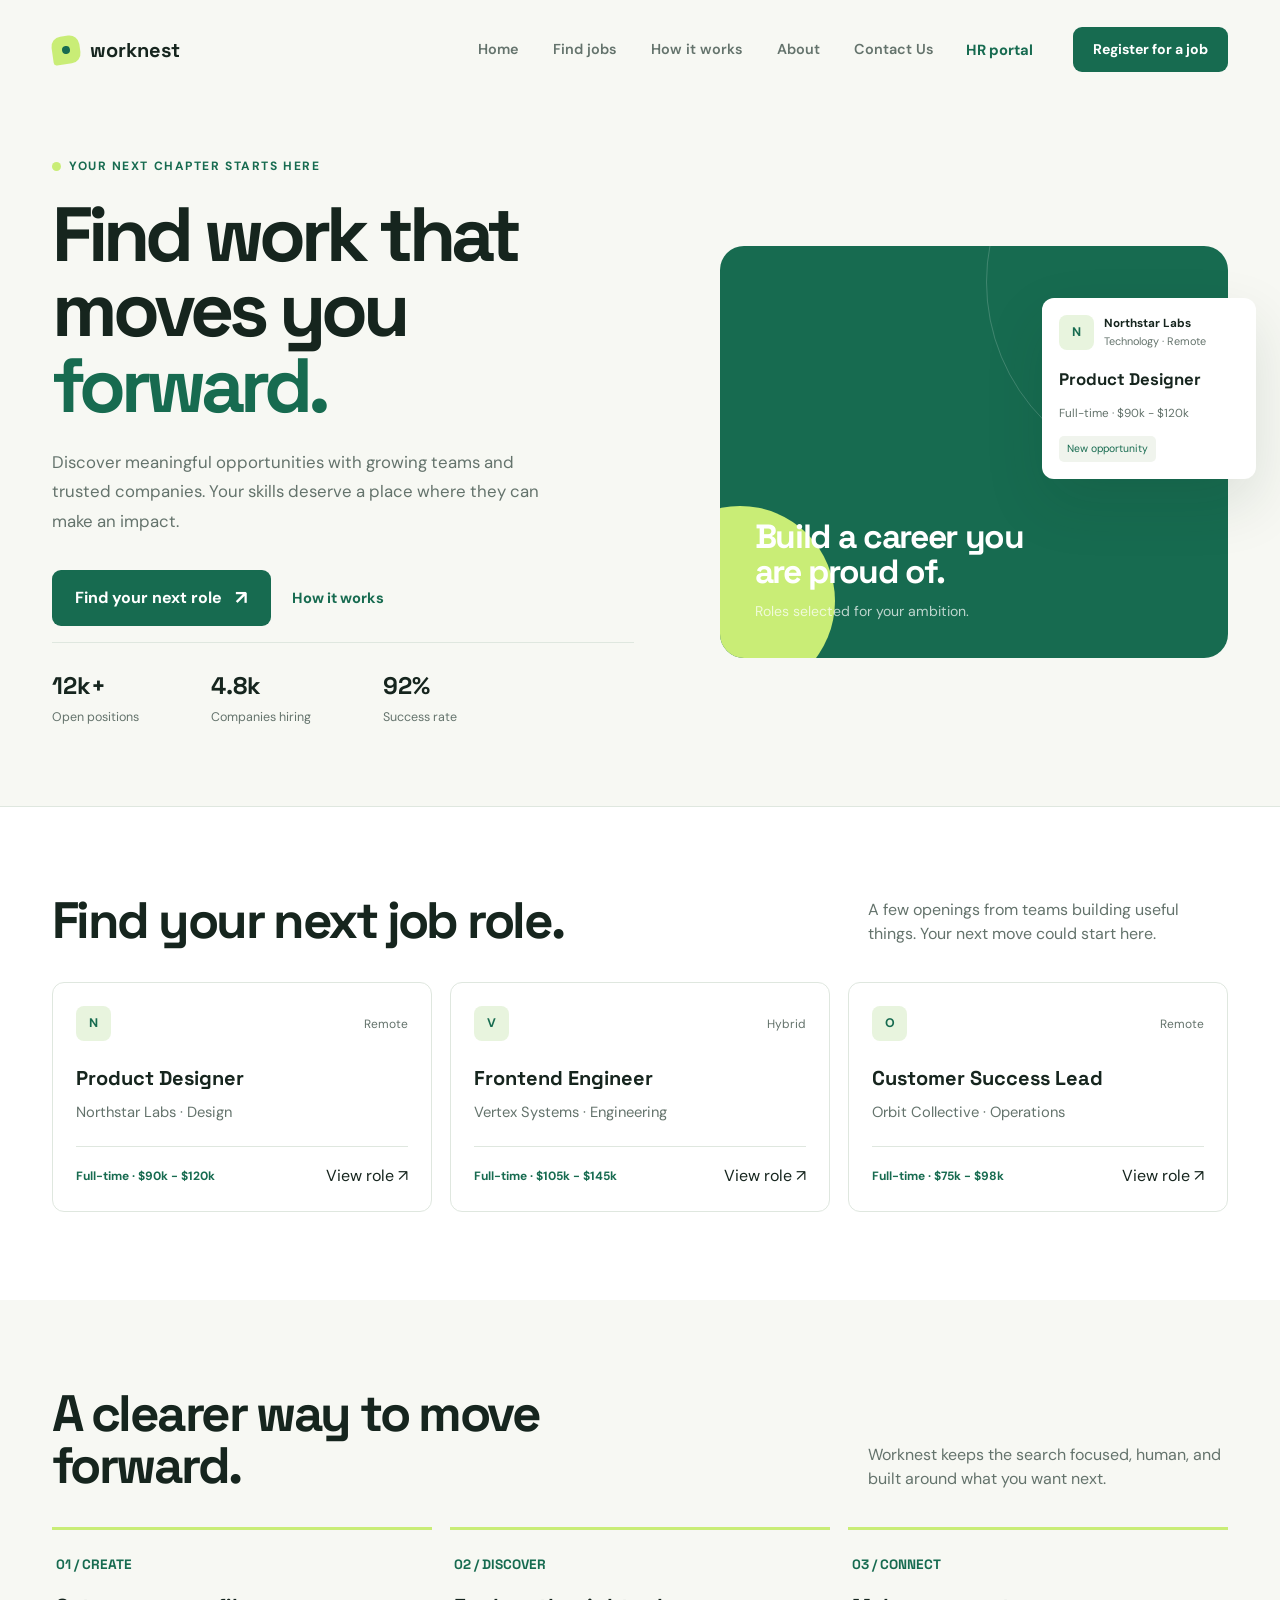
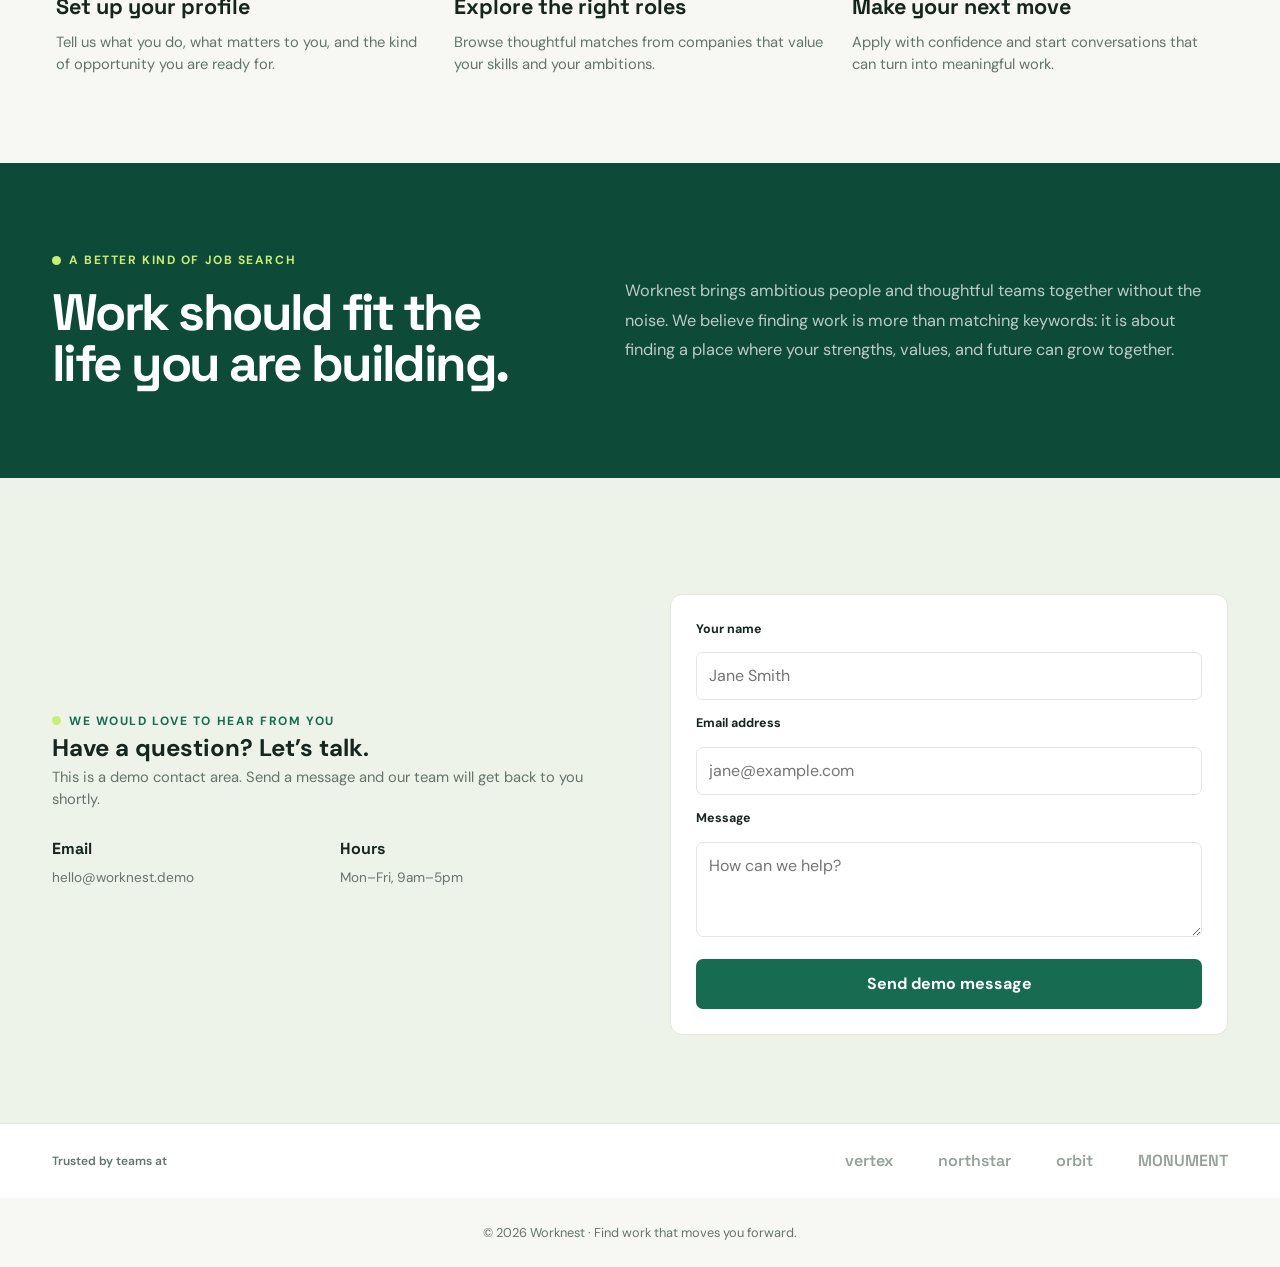
<file: pages/index.html>
<!DOCTYPE html>
<html lang="en">
<head>
    <meta charset="UTF-8">
    <meta name="viewport" content="width=device-width, initial-scale=1.0">
    <meta name="description" content="Find your next opportunity with Worknest, a smarter online job portal.">
    <title>Worknest | Find work that moves you forward</title>
    <link rel="stylesheet" href="../styles.css">
</head>
<body>
    <header class="site-header">
        <a class="brand" href="#home" aria-label="Worknest home"><span class="brand-mark"></span>worknest</a>
        <nav class="nav-links" id="site-nav" aria-label="Main navigation">
            <a href="#home">Home</a>
            <a href="#jobs">Find jobs</a>
            <a href="#how-it-works.html">How it works</a>
            <a href="#about">About</a>
            <a href="#contact">Contact Us</a>
            <a class="mobile-register" href="user-register.php">Register for a job</a>
        </nav>
        <div class="header-actions"><a class="text-link" href="admin-login.php">HR portal</a><a class="register-button header-register" href="user-register.php">Register for a job</a></div>
        <button class="menu-toggle" type="button" aria-label="Open navigation menu" aria-controls="site-nav" aria-expanded="false">
            <span></span><span></span><span></span>
        </button>
    </header>

    <main id="home">
        <section class="hero">
            <div class="hero-grid">
                <div>
                    <p class="eyebrow">Your next chapter starts here</p>
                    <h1>Find work that moves you <em>forward.</em></h1>
                    <p class="hero-copy">Discover meaningful opportunities with growing teams and trusted companies. Your skills deserve a place where they can make an impact.</p>
                    <div class="hero-actions">
                        <a class="hero-button" href="user-login.php">Find your next role <span>↗</span></a>
                        <a class="text-link" href="how-it-works.html">How it works</a>
                    </div>
                    <div class="stats" id="about">
                        <div class="stat"><strong>12k+</strong><span>Open positions</span></div>
                        <div class="stat"><strong>4.8k</strong><span>Companies hiring</span></div>
                        <div class="stat"><strong>92%</strong><span>Success rate</span></div>
                    </div>
                </div>
                <div class="hero-visual" aria-label="Featured job opportunity">
                    <div class="visual-panel">
                        <div class="visual-content"><h2>Build a career you are proud of.</h2><p>Roles selected for your ambition.</p></div>
                    </div>
                    <article class="floating-card">
                        <div class="card-top"><div class="company-icon">N</div><div><div class="company-name">Northstar Labs</div><div class="company-type">Technology · Remote</div></div></div>
                        <h3 class="job-title">Product Designer</h3>
                        <p class="job-meta">Full-time · $90k - $120k</p>
                        <span class="job-tag">New opportunity</span>
                    </article>
                </div>
            </div>
        </section>
        <section class="section jobs-section" id="jobs">
            <div class="section-heading"><h2>Find your next job role.</h2><p>A few openings from teams building useful things. Your next move could start here.</p></div>
            <div class="jobs-grid">
                <article class="job-card"><div class="job-card-top"><div class="company-icon">N</div><span class="job-type">Remote</span></div><h3>Product Designer</h3><p>Northstar Labs · Design</p><div class="job-card-footer"><span>Full-time · $90k - $120k</span><a href="job-listing.php">View role ↗</a></div></article>
                <article class="job-card"><div class="job-card-top"><div class="company-icon">V</div><span class="job-type">Hybrid</span></div><h3>Frontend Engineer</h3><p>Vertex Systems · Engineering</p><div class="job-card-footer"><span>Full-time · $105k - $145k</span><a href="job-listing.php">View role ↗</a></div></article>
                <article class="job-card"><div class="job-card-top"><div class="company-icon">O</div><span class="job-type">Remote</span></div><h3>Customer Success Lead</h3><p>Orbit Collective · Operations</p><div class="job-card-footer"><span>Full-time · $75k - $98k</span><a href="job-listing.php">View role ↗</a></div></article>
            </div>
        </section>
        <section class="section" id="how-it-works">
            <div class="section-heading"><h2>A clearer way to move forward.</h2><p>Worknest keeps the search focused, human, and built around what you want next.</p></div>
            <div class="steps"><article class="step"><span class="step-number">01 / CREATE</span><h3>Set up your profile</h3><p>Tell us what you do, what matters to you, and the kind of opportunity you are ready for.</p></article><article class="step"><span class="step-number">02 / DISCOVER</span><h3>Explore the right roles</h3><p>Browse thoughtful matches from companies that value your skills and your ambitions.</p></article><article class="step"><span class="step-number">03 / CONNECT</span><h3>Make your next move</h3><p>Apply with confidence and start conversations that can turn into meaningful work.</p></article></div>
        </section>
        <section class="section about-section" id="about">
            <div class="about-grid"><div><p class="eyebrow">A better kind of job search</p><h2>Work should fit the life you are building.</h2></div><p class="about-copy">Worknest brings ambitious people and thoughtful teams together without the noise. We believe finding work is more than matching keywords: it is about finding a place where your strengths, values, and future can grow together.</p></div>
        </section>
        <section class="section contact-section" id="contact">
            <div class="contact-grid"><div><p class="eyebrow">We would love to hear from you</p><h2>Have a question? Let’s talk.</h2><p class="contact-copy">This is a demo contact area. Send a message and our team will get back to you shortly.</p><div class="contact-details"><div><strong>Email</strong><span>hello@worknest.demo</span></div><div><strong>Hours</strong><span>Mon–Fri, 9am–5pm</span></div></div></div><form class="contact-form"><label for="contact-name">Your name</label><input id="contact-name" type="text" placeholder="Jane Smith"><label for="contact-email">Email address</label><input id="contact-email" type="email" placeholder="jane@example.com"><label for="contact-message">Message</label><textarea id="contact-message" placeholder="How can we help?"></textarea><button type="submit">Send demo message</button></form></div>
        </section>
        <section class="trust-bar">
            <div class="trust-inner"><p class="trust-label">Trusted by teams at</p><div class="trust-list"><span>vertex</span><span>northstar</span><span>orbit</span><span>MONUMENT</span></div></div>
        </section>
    </main>
    <footer class="site-footer">© 2026 Worknest · Find work that moves you forward.</footer>

    <script>
        const menuToggle = document.querySelector('.menu-toggle');
        const siteNav = document.querySelector('.nav-links');

        menuToggle.addEventListener('click', () => {
            const isOpen = siteNav.classList.toggle('is-open');
            menuToggle.setAttribute('aria-expanded', isOpen);
            menuToggle.setAttribute('aria-label', isOpen ? 'Close navigation menu' : 'Open navigation menu');
        });

        siteNav.querySelectorAll('a').forEach((link) => {
            link.addEventListener('click', () => {
                siteNav.classList.remove('is-open');
                menuToggle.setAttribute('aria-expanded', 'false');
                menuToggle.setAttribute('aria-label', 'Open navigation menu');
            });
        });
    </script>
</body>
</html>
</file>
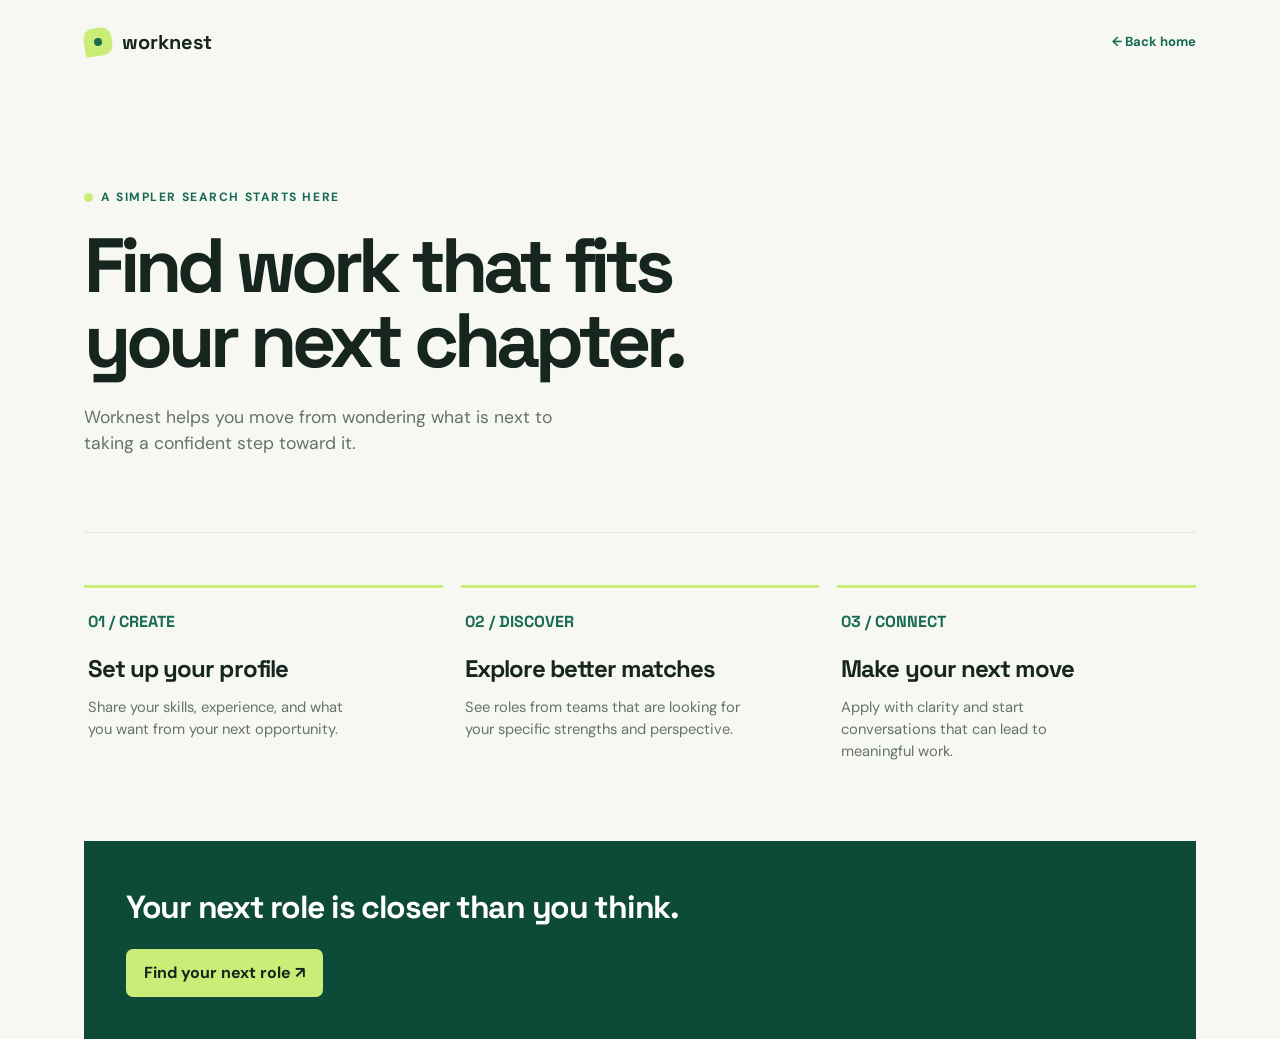
<file: pages/how-it-works.html>
<!DOCTYPE html>
<html lang="en">
<head>
    <meta charset="UTF-8">
    <meta name="viewport" content="width=device-width, initial-scale=1.0">
    <meta name="description" content="Learn how Worknest helps you find your next role.">
    <title>How it works | Worknest</title>
    <link rel="stylesheet" href="../styles.css">
</head>
<body>
    <header class="header"><a class="brand" href="index.html"><span class="brand-mark"></span>worknest</a><a class="back-link" href="index.html">← Back home</a></header>
    <main class="main">
        <section class="hero"><p class="eyebrow">A simpler search starts here</p><h1>Find work that fits your next chapter.</h1><p class="intro">Worknest helps you move from wondering what is next to taking a confident step toward it.</p></section>
        <section class="steps"><article class="step"><span class="number">01 / CREATE</span><h2>Set up your profile</h2><p>Share your skills, experience, and what you want from your next opportunity.</p></article><article class="step"><span class="number">02 / DISCOVER</span><h2>Explore better matches</h2><p>See roles from teams that are looking for your specific strengths and perspective.</p></article><article class="step"><span class="number">03 / CONNECT</span><h2>Make your next move</h2><p>Apply with clarity and start conversations that can lead to meaningful work.</p></article></section>
        <section class="cta"><h2>Your next role is closer than you think.</h2><a href="user-login.php">Find your next role ↗</a></section>
    </main>
</body>
</html>
</file>
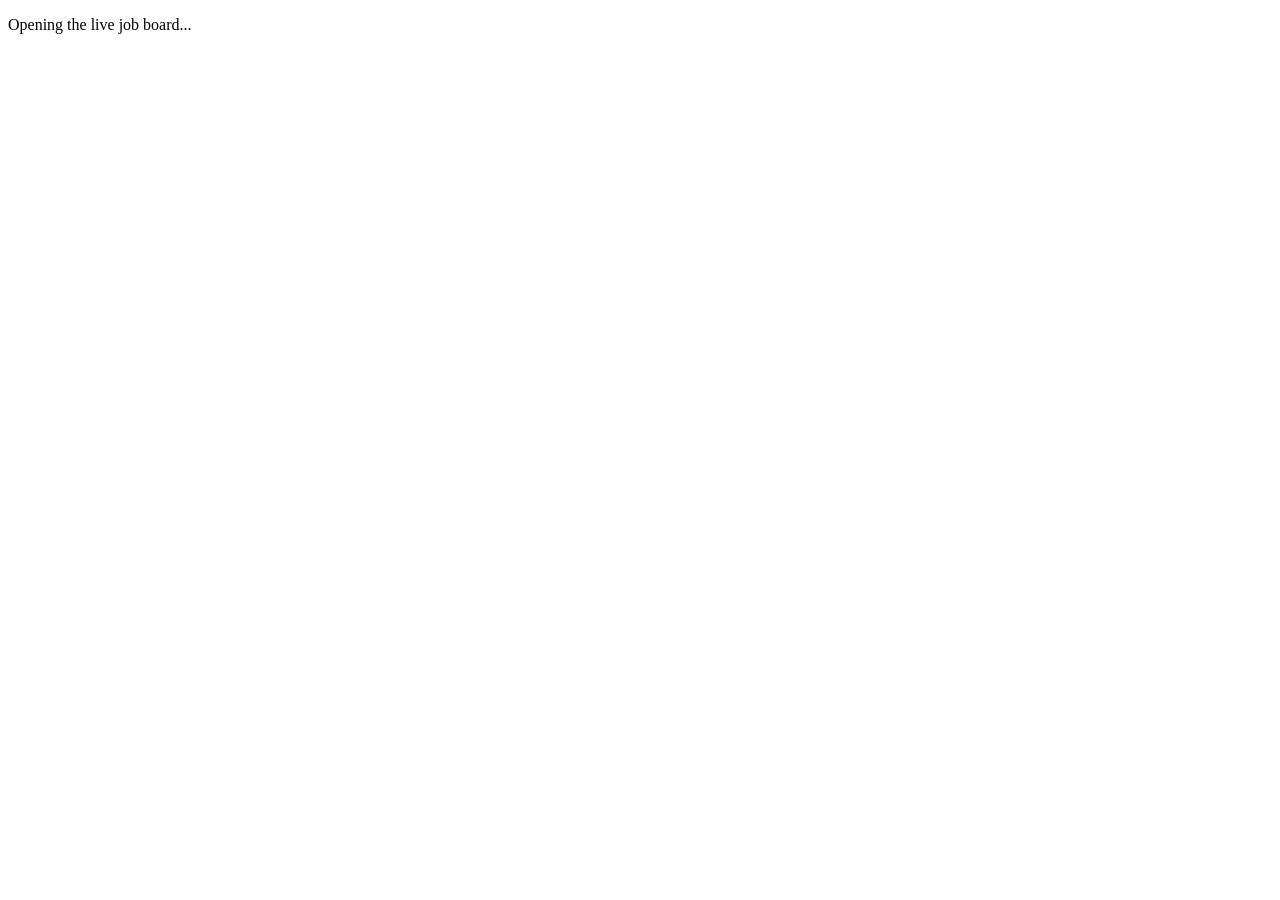
<file: pages/job-listing.html>
<!DOCTYPE html>
<html lang="en">
<head>
    <meta charset="UTF-8">
    <meta http-equiv="refresh" content="0; url=job-listing.php">
    <title>Find jobs | Worknest</title>
</head>
<body>
    <p>Opening the live job board...</p>
</body>
</html>
</file>
<file: styles.css>
@import url('https://fonts.googleapis.com/css2?family=DM+Sans:wght@400;500;600;700&family=Space+Grotesk:wght@500;600;700&display=swap');

:root { --ink: #16251e; --muted: #64736c; --cream: #f7f8f3; --white: #fff; --green: #176b50; --green-dark: #0d4a37; --lime: #c9ed76; --line: #dfe7df; --shadow: 0 24px 60px rgba(18, 49, 37, .12); }
* { box-sizing: border-box; margin: 0; padding: 0; }
html { scroll-behavior: smooth; }
body { background: var(--cream); color: var(--ink); font-family: 'DM Sans', sans-serif; line-height: 1.5; }
a { color: inherit; text-decoration: none; }

/* Shared branding and navigation */
.brand { align-items: center; display: flex; font-family: 'Space Grotesk', sans-serif; font-size: 1.25rem; font-weight: 700; gap: 10px; }
.brand-mark { background: var(--lime); border-radius: 10px 10px 10px 3px; height: 28px; position: relative; transform: rotate(-8deg); width: 28px; }
.brand-mark::after { background: var(--green); border-radius: 50%; content: ''; height: 8px; left: 10px; position: absolute; top: 10px; width: 8px; }

/* Home page */
.site-header { align-items: center; display: flex; justify-content: space-between; margin: 0 auto; max-width: 1240px; padding: 27px 32px; }
.nav-links { align-items: center; display: flex; gap: 34px; margin-left: auto; margin-right: 32px; }
.header-actions { align-items: center; display: flex; gap: 20px; }
.header-actions > a + a { margin-left: 20px !important; }
.nav-links a { color: var(--muted); font-size: .9rem; font-weight: 600; transition: color .2s ease; }
.nav-links a:hover, .nav-links a:focus-visible { color: var(--green); }
.mobile-register { display: none; }
.register-button, .hero-button { align-items: center; border-radius: 9px; display: inline-flex; font-weight: 700; justify-content: center; transition: transform .2s ease, box-shadow .2s ease; }
.register-button { background: var(--green); color: var(--white); font-size: .88rem; padding: 12px 20px; }
.register-button:hover, .hero-button:hover { box-shadow: 0 10px 22px rgba(23, 107, 80, .2); transform: translateY(-2px); }
.menu-toggle { background: transparent; border: 0; cursor: pointer; display: none; padding: 8px; }
.menu-toggle span { background: var(--ink); display: block; height: 2px; margin: 5px 0; width: 24px; }
.hero { margin: 24px auto 0; max-width: 1240px; padding: 34px 32px 78px; }
.hero-grid { align-items: center; display: grid; gap: 68px; grid-template-columns: 1.05fr .95fr; }
.eyebrow { align-items: center; color: var(--green); display: flex; font-size: .75rem; font-weight: 700; gap: 8px; letter-spacing: .13em; text-transform: uppercase; }
.eyebrow::before { background: var(--lime); border-radius: 50%; content: ''; height: 9px; width: 9px; }
h1 { font-family: 'Space Grotesk', sans-serif; font-size: clamp(3rem, 6vw, 5.7rem); letter-spacing: -.065em; line-height: .98; margin: 22px 0 25px; max-width: 680px; }
h1 em { color: var(--green); font-style: normal; }
.hero-copy { color: var(--muted); font-size: 1.05rem; line-height: 1.75; max-width: 500px; }
.hero-actions { align-items: center; display: flex; gap: 21px; margin-top: 34px; }
.hero-button { background: var(--green); color: var(--white); gap: 13px; padding: 16px 23px; }
.hero-button span { font-size: 1.2rem; line-height: 0; }
.text-link { color: var(--green); font-size: .92rem; font-weight: 700; }
.hero-visual { min-height: 430px; position: relative; }
.visual-panel { background: var(--green); border-radius: 24px; bottom: 0; left: 18px; overflow: hidden; position: absolute; right: 0; top: 18px; }
.visual-panel::before { border: 1px solid rgba(255,255,255,.18); border-radius: 50%; content: ''; height: 390px; position: absolute; right: -150px; top: -160px; width: 390px; }
.visual-panel::after { background: var(--lime); border-radius: 50%; content: ''; height: 190px; left: -75px; position: absolute; top: 260px; width: 190px; }
.visual-content { bottom: 35px; color: var(--white); left: 35px; position: absolute; right: 35px; z-index: 1; }
.visual-content h2 { font-family: 'Space Grotesk', sans-serif; font-size: 2.1rem; letter-spacing: -.04em; line-height: 1.05; max-width: 270px; }
.visual-content p { color: rgba(255,255,255,.72); font-size: .88rem; margin-top: 12px; }
.floating-card { background: var(--white); border-radius: 12px; box-shadow: var(--shadow); color: var(--ink); padding: 17px; position: absolute; right: -28px; top: 70px; width: 214px; z-index: 2; }
.card-top, .job-card-top { align-items: center; display: flex; }
.card-top { gap: 10px; }
.company-icon { align-items: center; background: #e8f4de; border-radius: 8px; color: var(--green); display: flex; font-size: .78rem; font-weight: 700; height: 35px; justify-content: center; width: 35px; }
.company-name { font-size: .73rem; font-weight: 700; }
.company-type { color: var(--muted); font-size: .68rem; }
.job-title { font-family: 'Space Grotesk', sans-serif; font-size: 1.05rem; margin: 17px 0 13px; }
.job-meta { color: var(--muted); font-size: .73rem; }
.job-tag { background: #f0f4ed; border-radius: 5px; color: var(--green); display: inline-block; font-size: .65rem; margin-top: 14px; padding: 5px 8px; }
.stats { border-top: 1px solid var(--line); display: flex; gap: 72px; margin-top: 16px; padding-top: 25px; }
.stat strong { display: block; font-family: 'Space Grotesk', sans-serif; font-size: 1.5rem; }
.stat span { color: var(--muted); font-size: .78rem; }
.trust-bar { background: var(--white); border-top: 1px solid var(--line); padding: 25px 32px; }
.trust-inner { align-items: center; display: flex; justify-content: space-between; margin: 0 auto; max-width: 1176px; }
.trust-label { color: var(--muted); font-size: .75rem; font-weight: 600; }
.trust-list { color: #94a29a; display: flex; font-family: 'Space Grotesk', sans-serif; font-size: 1rem; font-weight: 600; gap: 45px; }
.section { margin: 0 auto; max-width: 1240px; padding: 88px 32px; }
.section-heading { align-items: end; display: flex; justify-content: space-between; margin-bottom: 36px; }
.section-heading h2 { font-family: 'Space Grotesk', sans-serif; font-size: clamp(2rem, 4vw, 3.2rem); letter-spacing: -.05em; line-height: 1; max-width: 530px; }
.section-heading p { color: var(--muted); max-width: 360px; }
.jobs-section, .about-section, .contact-section { max-width: none; padding-left: max(32px, calc((100% - 1176px) / 2)); padding-right: max(32px, calc((100% - 1176px) / 2)); }
.jobs-section { background: var(--white); border-top: 1px solid var(--line); }
.jobs-grid, .steps { display: grid; gap: 18px; grid-template-columns: repeat(3, 1fr); }
.job-card { border: 1px solid var(--line); border-radius: 12px; padding: 23px; transition: border-color .2s ease, transform .2s ease, box-shadow .2s ease; }
.job-card:hover { border-color: var(--green); box-shadow: var(--shadow); transform: translateY(-3px); }
.job-card-top { justify-content: space-between; }
.job-card h3 { font-family: 'Space Grotesk', sans-serif; font-size: 1.25rem; margin: 22px 0 8px; }
.job-card p, .step p, .about-copy, .contact-copy { color: var(--muted); font-size: .92rem; }
.job-type { color: var(--muted); font-size: .75rem; }
.job-card-footer { align-items: center; border-top: 1px solid var(--line); display: flex; justify-content: space-between; margin-top: 23px; padding-top: 17px; }
.job-card-footer span { color: var(--green); font-size: .75rem; font-weight: 700; }
.step { border-top: 3px solid var(--lime); padding: 22px 4px 0; }
.step-number { color: var(--green); font-family: 'Space Grotesk', sans-serif; font-size: .85rem; font-weight: 700; }
.step h3 { font-family: 'Space Grotesk', sans-serif; font-size: 1.35rem; margin: 15px 0 8px; }
.about-section { background: var(--green-dark); color: var(--white); }
.about-grid { align-items: center; display: grid; gap: 80px; grid-template-columns: .9fr 1.1fr; }
.about-section .eyebrow { color: var(--lime); }
.about-section h2 { font-family: 'Space Grotesk', sans-serif; font-size: clamp(2rem, 4vw, 3.3rem); letter-spacing: -.05em; line-height: 1; margin-top: 18px; }
.about-copy { color: rgba(255,255,255,.72); font-size: 1.02rem; line-height: 1.8; }
.contact-section { background: #edf3e9; }
.contact-grid { align-items: center; display: grid; gap: 60px; grid-template-columns: 1fr 1fr; }
.contact-details { display: grid; gap: 18px; grid-template-columns: 1fr 1fr; margin-top: 27px; }
.contact-details strong { display: block; font-family: 'Space Grotesk', sans-serif; margin-bottom: 4px; }
.contact-details span { color: var(--muted); font-size: .85rem; }
.contact-form { background: var(--white); border: 1px solid var(--line); border-radius: 12px; display: grid; gap: 14px; padding: 25px; }
.contact-form label { font-size: .78rem; font-weight: 700; }
.contact-form input, .contact-form textarea { border: 1px solid var(--line); border-radius: 7px; font: inherit; padding: 11px 12px; width: 100%; }
.contact-form textarea { min-height: 95px; resize: vertical; }
.contact-form button, button { background: var(--green); border: 0; border-radius: 7px; color: var(--white); cursor: pointer; font: inherit; font-weight: 700; padding: 13px; }
.site-footer { color: var(--muted); font-size: .8rem; padding: 25px 32px; text-align: center; }

/* Auth pages */
.auth-shell { display: grid; grid-template-columns: .85fr 1.15fr; margin: 24px auto; max-width: 920px; min-height: calc(100vh - 48px); overflow: hidden; width: calc(100% - 48px); }
.auth-intro { background: var(--green-dark); border-radius: 16px 0 0 16px; color: var(--white); padding: 48px; }
.auth-intro h1 { font-size: 2.6rem; margin-top: 130px; }
.auth-intro p { color: rgba(255,255,255,.7); line-height: 1.7; margin-top: 18px; }
.auth-form { background: var(--white); border-radius: 0 16px 16px 0; min-width: 0; padding: 48px; }
.back-link { color: var(--green); font-size: .82rem; font-weight: 700; }
.auth-form h2 { font-family: 'Space Grotesk', sans-serif; font-size: 2rem; letter-spacing: -.04em; margin: 58px 0 8px; }
.subcopy { color: var(--muted); font-size: .9rem; }
.form-error { background: #fff0ed; border: 1px solid #f0c5bb; border-radius: 7px; color: #a53b2b; font-size: .82rem; margin-top: 18px; padding: 10px 12px; }
.form-success { background: #e8f4de; border: 1px solid #b9d99f; border-radius: 7px; color: var(--green); font-size: .82rem; margin-top: 18px; padding: 10px 12px; }
form { display: grid; gap: 14px; margin-top: 28px; }
label { font-size: .78rem; font-weight: 700; }
input, select, textarea { border: 1px solid var(--line); border-radius: 7px; font: inherit; padding: 12px; width: 100%; }
textarea { resize: vertical; }
form button { margin-top: 8px; }
.application-form { display: grid; gap: 18px; margin-top: 28px; }
.field-row { display: grid; gap: 16px; grid-template-columns: repeat(2, minmax(0, 1fr)); }
.field-group { display: grid; gap: 8px; }
.field-group-full { grid-column: 1 / -1; }
.switch-link { color: var(--muted); font-size: .85rem; margin-top: 25px; text-align: center; }
.switch-link a { color: var(--green); font-weight: 700; }
.portal-kicker { color: var(--lime) !important; font-size: .75rem; font-weight: 700; letter-spacing: .13em; margin-top: 100px !important; text-transform: uppercase; }
.auth-admin .auth-intro h1 { margin-top: 18px; }

/* Account panels */
.panel-page { background: #edf3e9; min-height: 100vh; }
.panel-header { align-items: center; background: var(--white); border-bottom: 1px solid var(--line); display: flex; justify-content: space-between; padding: 20px max(24px, calc((100% - 1176px) / 2)); }
.admin-menu { margin-left: auto; margin-right: 0; order: 2; position: relative; }
.admin-menu-toggle { align-items: center; background: var(--white); border: 1px solid var(--line); border-radius: 7px; cursor: pointer; display: flex; flex-direction: column; gap: 4px; justify-content: center; padding: 9px; width: 42px; }
.admin-menu-toggle span:not(.sr-only) { background: var(--ink); display: block; height: 2px; width: 20px; }
.admin-menu-links { background: var(--white); border: 1px solid var(--line); border-radius: 8px; box-shadow: var(--shadow); display: none; min-width: 220px; padding: 8px; position: absolute; right: 0; top: 50px; z-index: 10; }
.admin-menu-links.is-open { display: grid; gap: 2px; }
.admin-menu-profile { background: #edf3e9; border: 1px solid var(--line); border-radius: 7px; margin-bottom: 8px; padding: 10px 12px; }
.admin-menu-profile span { color: var(--muted); display: block; font-size: .65rem; font-weight: 700; letter-spacing: .08em; text-transform: uppercase; }
.admin-menu-profile strong { display: block; font-family: 'Space Grotesk', sans-serif; font-size: .9rem; line-height: 1.4; }
.menu-profile-heading { align-items: flex-start; display: flex; gap: 10px; }
.menu-profile-heading > div { min-width: 0; }
.menu-profile-picture, .menu-profile-placeholder { align-items: center; background: #e8f4de; border-radius: 50%; color: var(--green); display: flex; flex: 0 0 42px; font-family: 'Space Grotesk', sans-serif; font-size: 1rem; font-weight: 700; height: 42px; justify-content: center; object-fit: cover; width: 42px; }
.admin-menu-profile + a { margin-top: 2px; }
.admin-menu-links a { align-items: center; border-radius: 5px; color: var(--ink); display: flex; font-size: .82rem; justify-content: space-between; padding: 11px 12px; }
.admin-menu-links a:hover, .admin-menu-links a:focus-visible { background: #edf3e9; color: var(--green); }
.admin-menu-links strong { background: #e8f4de; border-radius: 5px; color: var(--green); font-size: .7rem; padding: 3px 6px; }
.sr-only { height: 1px; margin: -1px; overflow: hidden; position: absolute; width: 1px; clip: rect(0, 0, 0, 0); }
.panel-user { align-items: center; display: flex; gap: 16px; order: 1; }
.panel-user span { color: var(--muted); font-size: .75rem; }
.panel-user strong { font-family: 'Space Grotesk', sans-serif; font-size: .85rem; }
.panel-user a, .panel-card-heading a { color: var(--green); font-size: .8rem; font-weight: 700; }
.user-panel-page .panel-header { gap: 16px; }
.user-panel-page .panel-user { margin-right: auto; }
.user-panel-page .admin-menu { margin-left: 0; }
.panel-main { margin: 0 auto; max-width: 1176px; padding: 64px 32px 90px; }
.panel-heading { align-items: end; display: flex; justify-content: space-between; }
.panel-heading h1 { font-size: clamp(2.3rem, 5vw, 4.4rem); margin: 16px 0 14px; }
.panel-heading p:not(.eyebrow) { color: var(--muted); }
.panel-heading-links { display: flex; flex-wrap: wrap; gap: 16px; }
.panel-stats { display: grid; gap: 16px; grid-template-columns: repeat(3, 1fr); margin: 48px 0 18px; }
.panel-stats article, .panel-card { background: var(--white); border: 1px solid var(--line); border-radius: 12px; padding: 24px; }
.panel-stats span, .panel-stats small { color: var(--muted); display: block; font-size: .8rem; }
.panel-stats strong { display: block; font-family: 'Space Grotesk', sans-serif; font-size: 2.4rem; margin: 10px 0 2px; }
.panel-grid { display: grid; gap: 18px; grid-template-columns: 1.35fr .65fr; }
.panel-card-heading { align-items: end; display: flex; justify-content: space-between; margin-bottom: 18px; }
.panel-card h2 { font-family: 'Space Grotesk', sans-serif; font-size: 1.55rem; letter-spacing: -.04em; margin-top: 7px; }
.profile-card { margin-top: 38px; max-width: 760px; }
.profile-status { background: #e8f4de; border-radius: 5px; color: var(--green); font-size: .72rem; font-weight: 700; padding: 6px 9px; white-space: nowrap; }
.profile-details { border-top: 1px solid var(--line); display: grid; gap: 0; margin: 28px 0 0; }
.profile-details div { border-bottom: 1px solid var(--line); display: grid; gap: 12px; grid-template-columns: minmax(130px, .35fr) 1fr; padding: 18px 0; }
.profile-details dt { color: var(--muted); font-size: .78rem; font-weight: 700; }
.profile-details dd { font-size: .9rem; margin: 0; }
.profile-picture-preview { align-items: center; border-bottom: 1px solid var(--line); display: flex; gap: 16px; padding: 0 0 24px; }
.profile-picture-preview img, .profile-picture-preview span { align-items: center; background: #e8f4de; border-radius: 50%; color: var(--green); display: flex; flex: 0 0 88px; font-family: 'Space Grotesk', sans-serif; font-size: 2rem; font-weight: 700; height: 88px; justify-content: center; object-fit: cover; width: 88px; }
.profile-picture-preview strong { display: block; font-family: 'Space Grotesk', sans-serif; }
.profile-picture-preview p { color: var(--muted); font-size: .8rem; margin-top: 4px; }
.profile-picture-form { gap: 8px; margin: 24px 0 0; }
.profile-picture-form button { justify-self: start; padding: 10px 15px; }
.field-hint { color: var(--muted); font-size: .7rem; font-weight: 400; }
.role-row { align-items: center; border-top: 1px solid var(--line); display: flex; gap: 12px; padding: 17px 0; }
.role-row > div:nth-child(2) { flex: 1; }
.role-row strong, .role-row span { display: block; }
.role-row strong { font-size: .9rem; }
.role-row span { color: var(--muted); font-size: .75rem; margin-top: 3px; }
.role-row b { background: #e8f4de; border-radius: 5px; color: var(--green); font-size: .7rem; padding: 5px 8px; }
.role-row > a { color: var(--green); font-size: .75rem; font-weight: 700; }
.panel-card-accent { background: var(--green-dark); color: var(--white); }
.panel-card-accent .eyebrow { color: var(--lime); }
.panel-card-accent h2 { font-size: 2rem; margin: 18px 0 12px; }
.panel-card-accent > p:not(.eyebrow) { color: rgba(255,255,255,.72); font-size: .9rem; margin-bottom: 28px; }
.applicant-list { margin-top: 28px; }
.applicant-row, .applied-job-row { align-items: flex-start; border-top: 1px solid var(--line); display: flex; gap: 14px; padding: 20px 0; }
.applicant-details, .applied-job-row > div { flex: 1; min-width: 0; }
.applicant-details strong, .applicant-details span, .applicant-details b, .applied-job-row strong, .applied-job-row span, .applied-job-row small { display: block; }
.applicant-details span, .applicant-details b, .applied-job-row span, .applied-job-row small { color: var(--muted); font-size: .78rem; margin-top: 4px; }
.applicant-details p { color: var(--muted); font-size: .85rem; line-height: 1.6; margin-top: 12px; }
.application-status, .applied-job-row > b { color: var(--green); font-size: .75rem; text-align: right; white-space: nowrap; }
.empty-state { color: var(--muted); padding: 20px 0 5px; }
.applicant-actions { display: grid; gap: 14px; margin-top: 18px; }
.applicant-actions form { display: flex; flex-wrap: wrap; gap: 8px; margin-top: 0; }
.applicant-actions .reply-form { display: grid; }
.applicant-actions textarea { min-height: 72px; }
.accept-button, .reject-button { font-size: .78rem; padding: 9px 13px; }
.accept-button { background: var(--green); }
.reject-button { background: #a53b2b; }
.admin-reply { background: #edf3e9; border-left: 3px solid var(--green); color: var(--muted); display: grid; gap: 5px; font-size: .84rem; line-height: 1.5; margin-top: 14px; padding: 10px 12px; }
.admin-reply strong { color: var(--green); font-size: .75rem; }

@media (max-width: 760px) {
    .header-actions { gap: 12px; }
    .header-actions > a + a { margin-left: 12px !important; }
    .header-actions .text-link { font-size: .75rem; }
    .panel-header { padding: 18px 20px; }
    .panel-user span { display: none; }
    .panel-main { padding: 44px 20px 60px; }
    .panel-heading { align-items: start; display: block; }
    .panel-heading .hero-button { margin-top: 25px; }
    .panel-stats, .panel-grid { grid-template-columns: 1fr; }
    .panel-stats { margin-top: 35px; }
    .profile-card { margin-top: 30px; }
    .profile-details div { grid-template-columns: 1fr; gap: 6px; }
}

/* How it works page */
.header, .main { margin: 0 auto; max-width: 1176px; padding-left: 32px; padding-right: 32px; }
.header { align-items: center; display: flex; justify-content: space-between; padding-bottom: 27px; padding-top: 27px; }
.main > .hero { max-width: none; padding: 80px 0 76px; }
.intro { color: var(--muted); font-size: 1.1rem; max-width: 500px; }
.main > .steps { border-top: 1px solid var(--line); padding-top: 52px; }
.number { color: var(--green); font-family: 'Space Grotesk', sans-serif; font-weight: 700; }
.main h2 { font-family: 'Space Grotesk', sans-serif; font-size: 1.5rem; letter-spacing: -.04em; margin: 17px 0 9px; }
.main .step p { max-width: 280px; }
.cta { background: var(--green-dark); color: var(--white); margin-top: 78px; padding: 42px; }
.cta h2 { font-size: 2rem; margin: 0 0 18px; }
.cta a { background: var(--lime); border-radius: 7px; color: var(--ink); display: inline-block; font-weight: 700; padding: 12px 18px; }

/* Job listing page */
.listing-main { margin: 0 auto; max-width: 1176px; padding: 40px 32px 90px; }
.listing-hero { background: var(--green-dark); border-radius: 16px; color: var(--white); padding: 48px; }
.listing-company { align-items: center; display: flex; gap: 12px; margin-bottom: 58px; }
.listing-company strong, .listing-company span { display: block; }
.listing-company strong { font-family: 'Space Grotesk', sans-serif; }
.listing-company div span { color: rgba(255,255,255,.7); font-size: .8rem; }
.listing-hero .eyebrow { color: var(--lime); }
.listing-hero h1 { font-size: clamp(3rem, 7vw, 5.6rem); margin: 18px 0 16px; }
.listing-summary { color: rgba(255,255,255,.75); font-size: 1.05rem; max-width: 500px; }
.listing-meta { display: flex; flex-wrap: wrap; gap: 10px; margin: 28px 0; }
.listing-meta span { border: 1px solid rgba(255,255,255,.25); border-radius: 5px; font-size: .8rem; padding: 7px 10px; }
.apply-button { background: var(--lime); border-radius: 7px; color: var(--ink); display: inline-block; font-weight: 700; padding: 13px 18px; }
.listing-content { display: grid; gap: 80px; grid-template-columns: 1.25fr .75fr; padding: 62px 12px 0; }
.listing-content h2 { font-family: 'Space Grotesk', sans-serif; font-size: 1.6rem; letter-spacing: -.04em; margin: 0 0 15px; }
.listing-content article h2:not(:first-child) { margin-top: 42px; }
.listing-content p { color: var(--muted); margin-bottom: 16px; max-width: 650px; }
.listing-content ul { color: var(--muted); display: grid; gap: 12px; list-style: none; padding: 0; }
.listing-content li { padding-left: 20px; position: relative; }
.listing-content li::before { background: var(--lime); border-radius: 50%; content: ''; height: 8px; left: 0; position: absolute; top: .55em; width: 8px; }
.listing-note { background: #edf3e9; border-radius: 10px; margin-top: 34px; padding: 22px; }
.listing-note strong { display: block; font-family: 'Space Grotesk', sans-serif; margin-bottom: 8px; }
.listing-note p { font-size: .85rem; }
.listing-note a { color: var(--green); font-size: .85rem; font-weight: 700; }
.jobs-directory { display: grid; gap: 16px; grid-template-columns: repeat(2, minmax(0, 1fr)); padding: 42px 0 20px; }
.directory-job { background: var(--white); border: 1px solid var(--line); border-radius: 12px; padding: 22px; transition: border-color .2s ease, box-shadow .2s ease, transform .2s ease; }
.directory-job:hover { border-color: var(--green); box-shadow: var(--shadow); transform: translateY(-2px); }
.directory-job-heading { align-items: center; display: flex; gap: 12px; }
.directory-job-heading h2 { font-family: 'Space Grotesk', sans-serif; font-size: 1.15rem; letter-spacing: -.03em; margin: 0 0 3px; }
.directory-job-heading p { color: var(--muted); font-size: .82rem; }
.directory-job-meta { display: flex; flex-wrap: wrap; gap: 8px; margin: 20px 0; }
.directory-job-meta span { background: #f0f4ed; border-radius: 5px; color: var(--green); font-size: .72rem; padding: 6px 8px; }
.directory-job .apply-button { font-size: .82rem; padding: 10px 14px; }

@media (max-width: 760px) {
    .site-header { padding: 20px; }
    .menu-toggle { display: block; }
    .nav-links { background: var(--white); box-shadow: var(--shadow); display: none; flex-direction: column; gap: 0; left: 20px; margin: 0; padding: 9px; position: absolute; right: 20px; top: 70px; z-index: 5; }
    .nav-links.is-open { display: flex; }
    .nav-links a { padding: 13px; width: 100%; }
    .header-register { display: none; }
    .mobile-register { background: var(--green); color: var(--white) !important; display: block; margin-top: 5px; text-align: center; }
    .hero { margin-top: 0; padding: 45px 20px 55px; }
    .hero-grid { display: block; }
    h1 { font-size: clamp(3rem, 15vw, 4.6rem); }
    .hero-visual { margin-top: 58px; min-height: 340px; }
    .floating-card { right: -5px; top: 30px; }
    .visual-content { bottom: 25px; left: 25px; }
    .visual-content h2 { font-size: 1.7rem; }
    .stats { gap: 30px; }
    .trust-inner { align-items: flex-start; display: block; }
    .trust-list { flex-wrap: wrap; gap: 18px 27px; margin-top: 18px; }
    .section { padding: 62px 20px; }
    .section-heading, .contact-grid, .about-grid { align-items: start; display: block; }
    .section-heading p { margin-top: 17px; }
    .jobs-grid, .steps { grid-template-columns: 1fr; }
    .job-card, .step { margin-top: 4px; }
    .about-grid > :last-child, .contact-grid > :last-child { margin-top: 35px; }
    .jobs-section, .about-section, .contact-section { padding-left: 20px; padding-right: 20px; }
}

@media (max-width: 680px) {
    body:has(.auth-shell) { align-items: flex-start; display: flex; justify-content: center; min-height: 100vh; padding: 12px; }
    .auth-shell { display: block; margin: 0; min-height: 0; width: 100%; }
    .auth-intro { border-radius: 16px 16px 0 0; padding: 28px; }
    .auth-intro h1 { font-size: clamp(2rem, 9vw, 2.6rem); margin-top: 44px; }
    .auth-form { border-radius: 0 0 16px 16px; padding: 28px; }
    .auth-form h2 { margin-top: 42px; }
    .header, .main { padding-left: 20px; padding-right: 20px; }
    .header { padding-bottom: 20px; padding-top: 20px; }
    .main > .hero { padding-bottom: 55px; padding-top: 55px; }
    .main > .steps { grid-template-columns: 1fr; }
    .cta { margin-top: 50px; padding: 28px; }
    .listing-main { padding: 20px 20px 60px; }
    .listing-hero { padding: 28px; }
    .listing-company { margin-bottom: 42px; }
    .listing-content { display: block; padding: 42px 0 0; }
    .listing-sidebar { margin-top: 45px; }
    .jobs-directory { grid-template-columns: 1fr; padding-top: 30px; }
}
</file>
